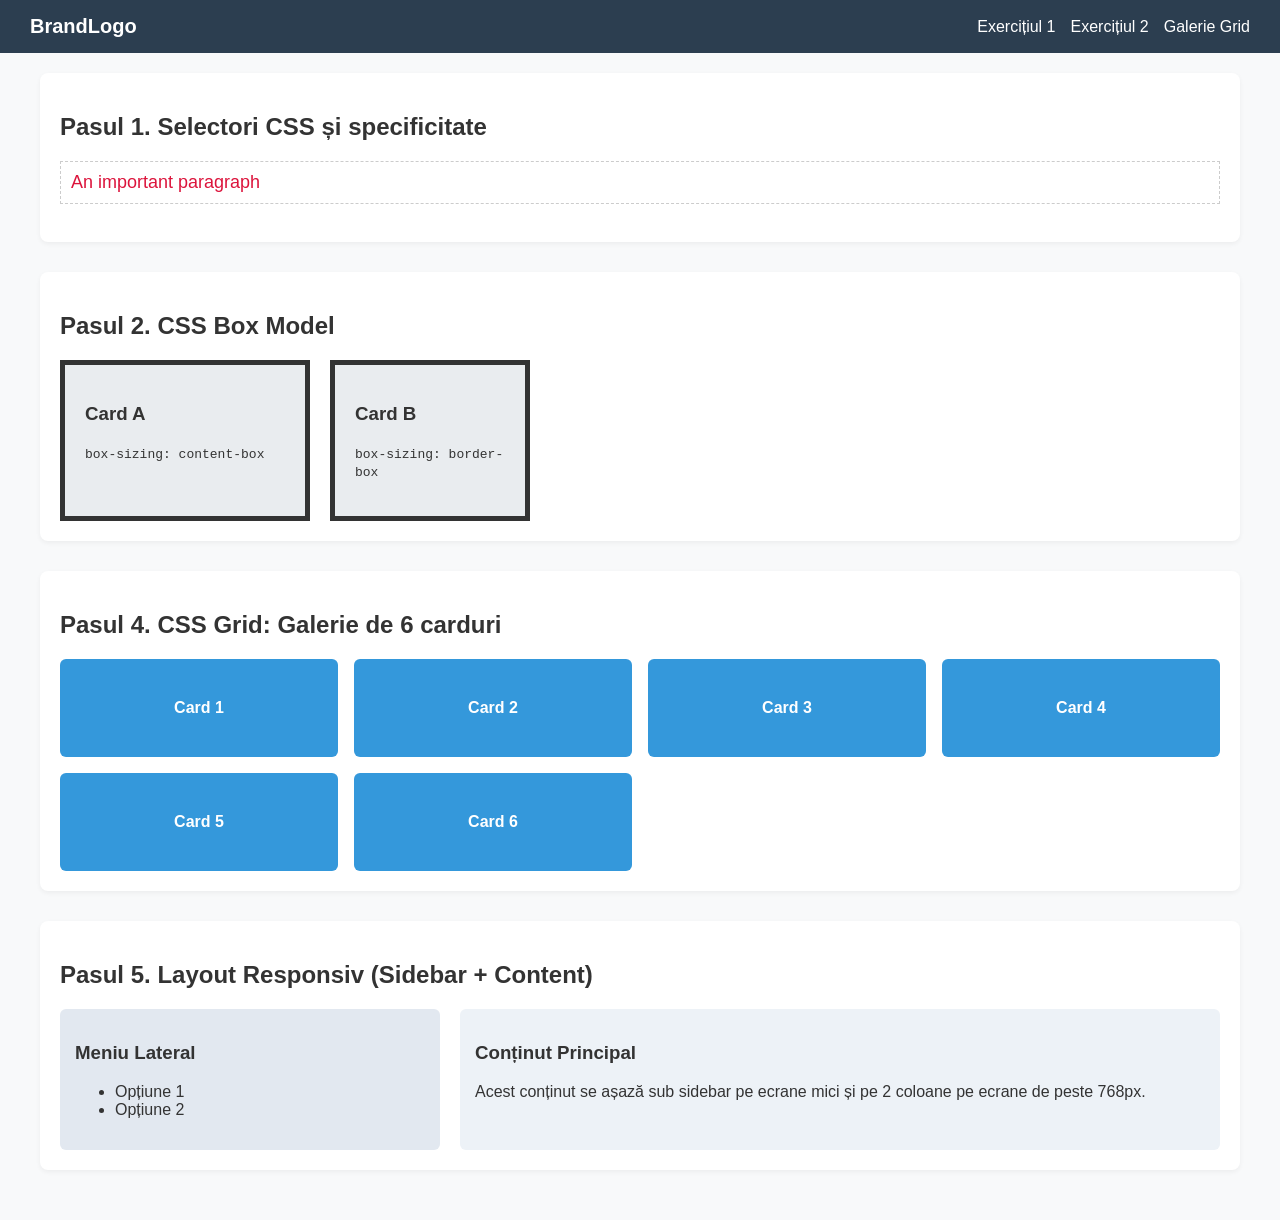
<file: lab3/index.html>
<!DOCTYPE html>
<html lang="ro">
<head>
    <meta charset="UTF-8">
    <meta name="viewport" content="width=device-width, initial-scale=1.0">
    <title>Laborator 3 - CSS & Responsive</title>
    <link rel="stylesheet" href="css/style.css">
</head>
<body>

    <!-- PASUL 3: Flexbox Navigation Bar -->
    <header>
        <nav class="navbar">
            <div class="brand">BrandLogo</div>
            <ul class="nav-links">
                <li><a href="#ex1">Exercițiul 1</a></li>
                <li><a href="#ex2">Exercițiul 2</a></li>
                <li><a href="#ex4">Galerie Grid</a></li>
            </ul>
        </nav>
    </header>

    <main>
        <!-- PASUL 1: CSS Selectors and Declarations -->
        <section id="ex1" class="section-box">
            <h2>Pasul 1. Selectori CSS și specificitate</h2>
            <p class="important">An important paragraph</p>
        </section>

        <!-- PASUL 2: CSS Box Model -->
        <section id="ex2" class="section-box">
            <h2>Pasul 2. CSS Box Model</h2>
            <div class="card-wrapper">
                <div class="card card-a">
                    <h3>Card A</h3>
                    <p><code>box-sizing: content-box</code></p>
                </div>
                <div class="card card-b">
                    <h3>Card B</h3>
                    <p><code>box-sizing: border-box</code></p>
                </div>
            </div>
        </section>

        <!-- PASUL 4: CSS Grid (Galerie 6 carduri) -->
        <section id="ex4" class="section-box">
            <h2>Pasul 4. CSS Grid: Galerie de 6 carduri</h2>
            <div class="gallery">
                <div class="gallery-card">Card 1</div>
                <div class="gallery-card">Card 2</div>
                <div class="gallery-card">Card 3</div>
                <div class="gallery-card">Card 4</div>
                <div class="gallery-card">Card 5</div>
                <div class="gallery-card">Card 6</div>
            </div>
        </section>

        <!-- PASUL 5: Responsive Layout (Sidebar + Main Content) -->
        <section class="section-box">
            <h2>Pasul 5. Layout Responsiv (Sidebar + Content)</h2>
            <div class="layout">
                <aside class="sidebar">
                    <h3>Meniu Lateral</h3>
                    <ul>
                        <li>Opțiune 1</li>
                        <li>Opțiune 2</li>
                    </ul>
                </aside>
                <article class="main-content">
                    <h3>Conținut Principal</h3>
                    <p>Acest conținut se așază sub sidebar pe ecrane mici și pe 2 coloane pe ecrane de peste 768px.</p>
                </article>
            </div>
        </section>
    </main>

</body>
</html>
</file>
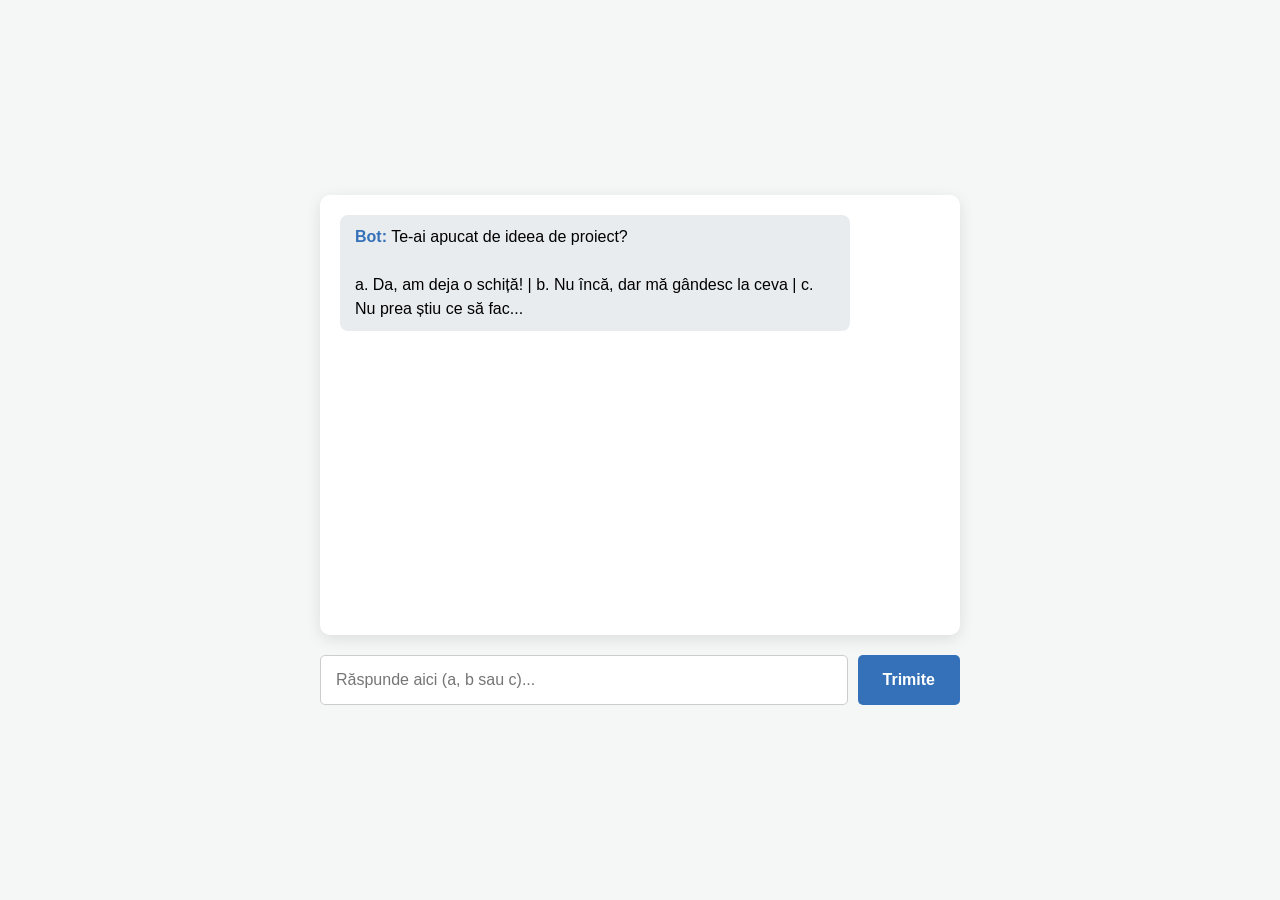
<file: HTML/chatbot.html>
<!DOCTYPE html>
<html lang="ro">
<head>
    <meta charset="UTF-8">
    <meta name="viewport" content="width=device-width, initial-scale=1.0">
    <title>Chatbot</title>
    <link rel="stylesheet" href="../CSS/chatbot_style.css">
</head>
<body>
    <div class="chat-container" id="chat-container"></div>
    
    <form id="chat-form">
        <input type="text" id="user-input" placeholder="Răspunde aici (a, b sau c)..." required>
        <button type="submit">Trimite</button>
    </form>
    
    <script src="../JS/chatbot_js.js"></script>
</body>
</html>
</file>
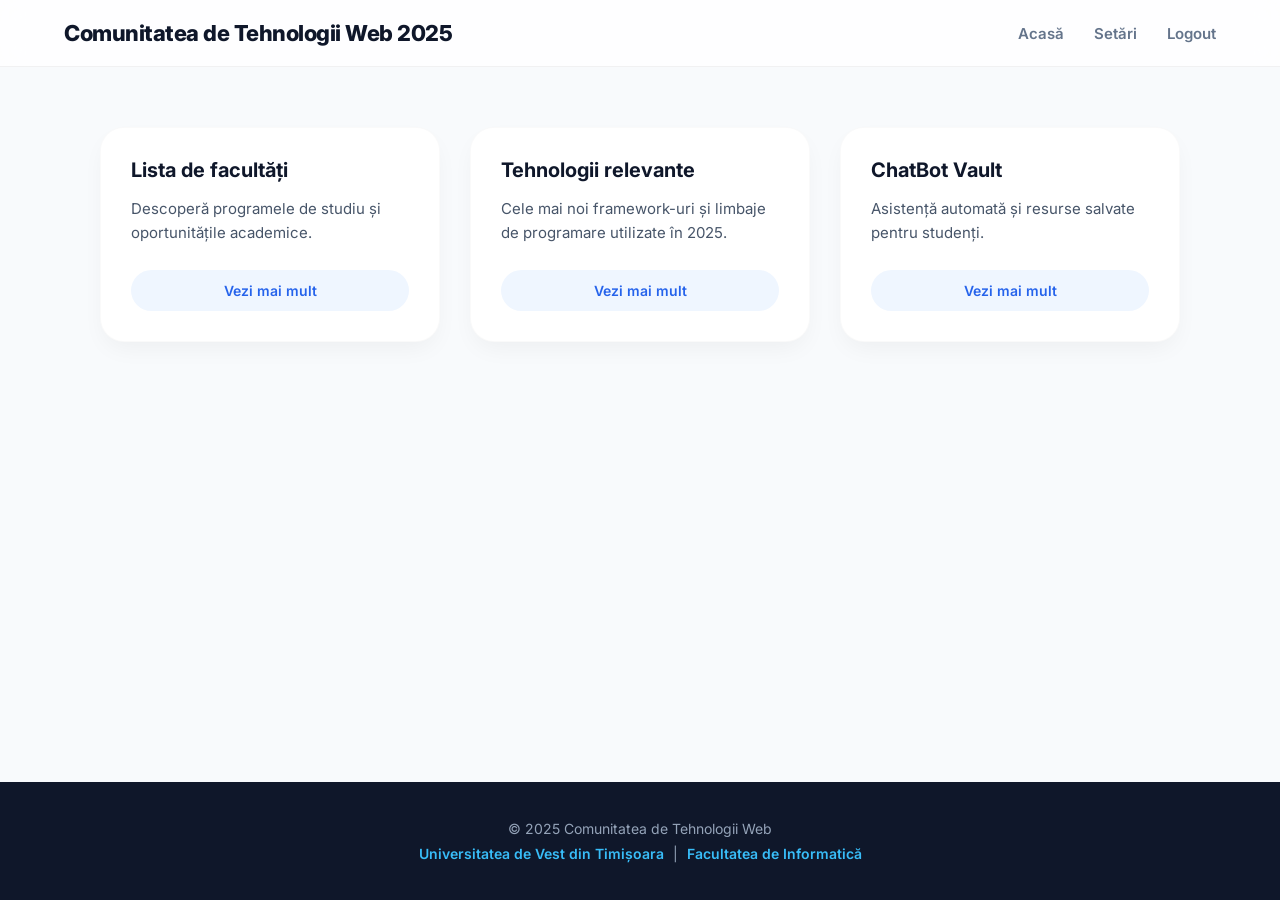
<file: HTML/home.html>
<!DOCTYPE html>
<html lang="ro">
<head>
    <meta charset="UTF-8">
    <meta name="viewport" content="width=device-width, initial-scale=1.0">
    <title>Acasă - Comunitatea TW</title>
    <link rel="stylesheet" href="../CSS/home_style.css">
</head>
<body>
    <header>
        <div class="container">
            <h1>Comunitatea de Tehnologii Web 2025</h1>
            <nav>
                <a href="#">Acasă</a>
                <a href="#">Setări</a>
                <a href="login.html">Logout</a>
            </nav>
        </div>
    </header>

    <main class="container">
        <section class="columns">
            <div class="column">
                <h2>Lista de facultăți</h2>
                <p>Descoperă programele de studiu și oportunitățile academice.</p>
                <a href="#" class="btn">Vezi mai mult</a>
            </div>
            
            <div class="column">
                <h2>Tehnologii relevante</h2>
                <p>Cele mai noi framework-uri și limbaje de programare utilizate în 2025.</p>
                <a href="#" class="btn">Vezi mai mult</a>
            </div>

            <div class="column">
                <h2>ChatBot Vault</h2>
                <p>Asistență automată și resurse salvate pentru studenți.</p>
                <a href="chatbot.html" class="btn">Vezi mai mult</a>
            </div>
        </section>
    </main>

    <footer>
        <div class="container">
            <p>&copy; 2025 Comunitatea de Tehnologii Web</p>
            <p>
                <a href="https://www.uvt.ro">Universitatea de Vest din Timișoara</a> | 
                <a href="https://info.uvt.ro">Facultatea de Informatică</a>
            </p>
        </div>
    </footer>
</body>
</html>
</file>
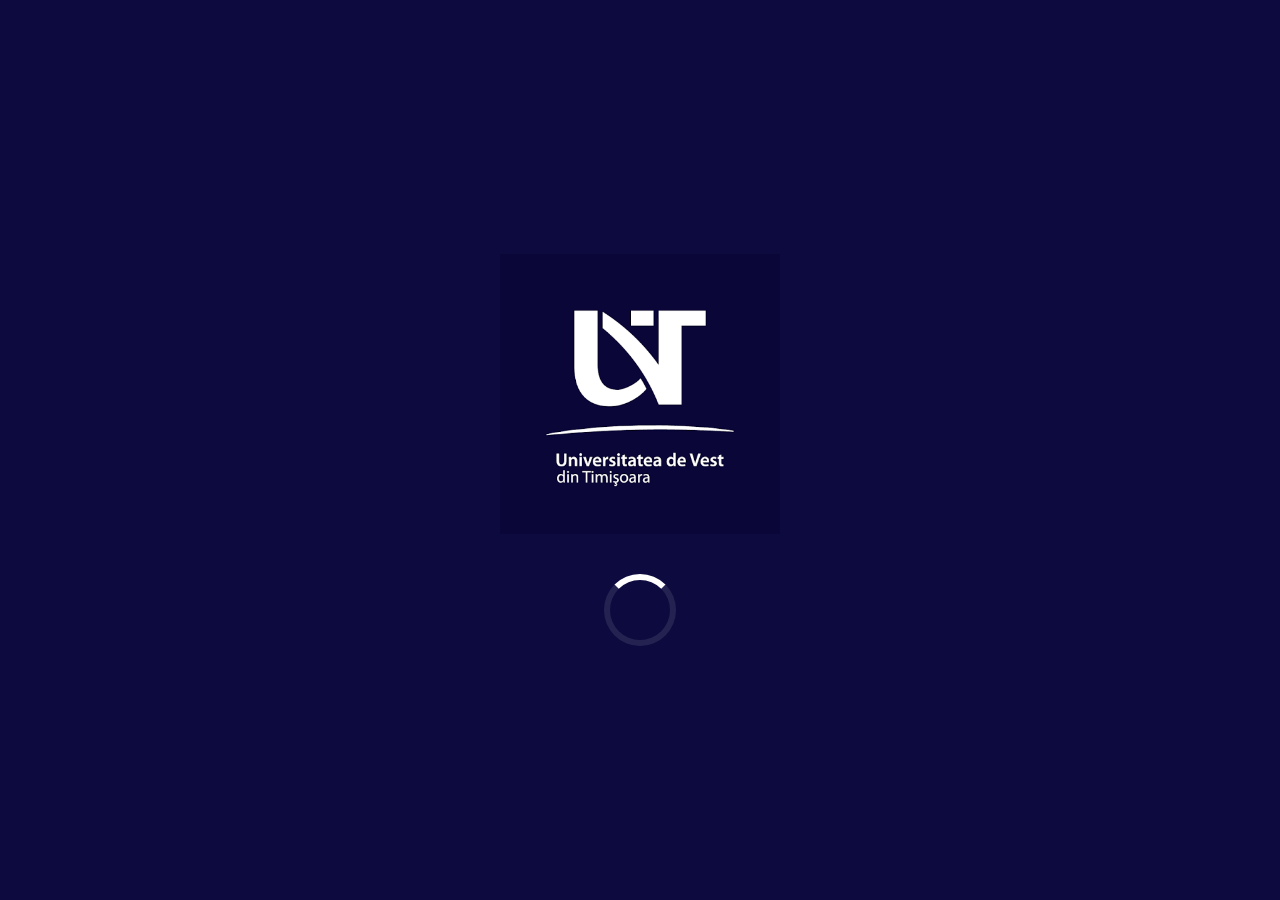
<file: HTML/loading.html>
<!DOCTYPE html>
<html lang="en">
<head>
    <meta charset="UTF-8">
    <meta name="viewport" content="width=device-width, initial-scale=1.0">
    <title>Loading Page - UVT</title>
    
    <meta http-equiv="refresh" content="3;url=login.html">
    <link rel="stylesheet" href="../CSS/style.css">
    <link rel="stylesheet" href="../CSS/loading_style.css">
</head>
<body>
    <div class="loading-container">
        
        <img src="../MEDIA/logo.png" alt="UVT Logo" class="logo">
        
        
        <div class="loader"></div>
    </div>
</body>
</html>
</file>
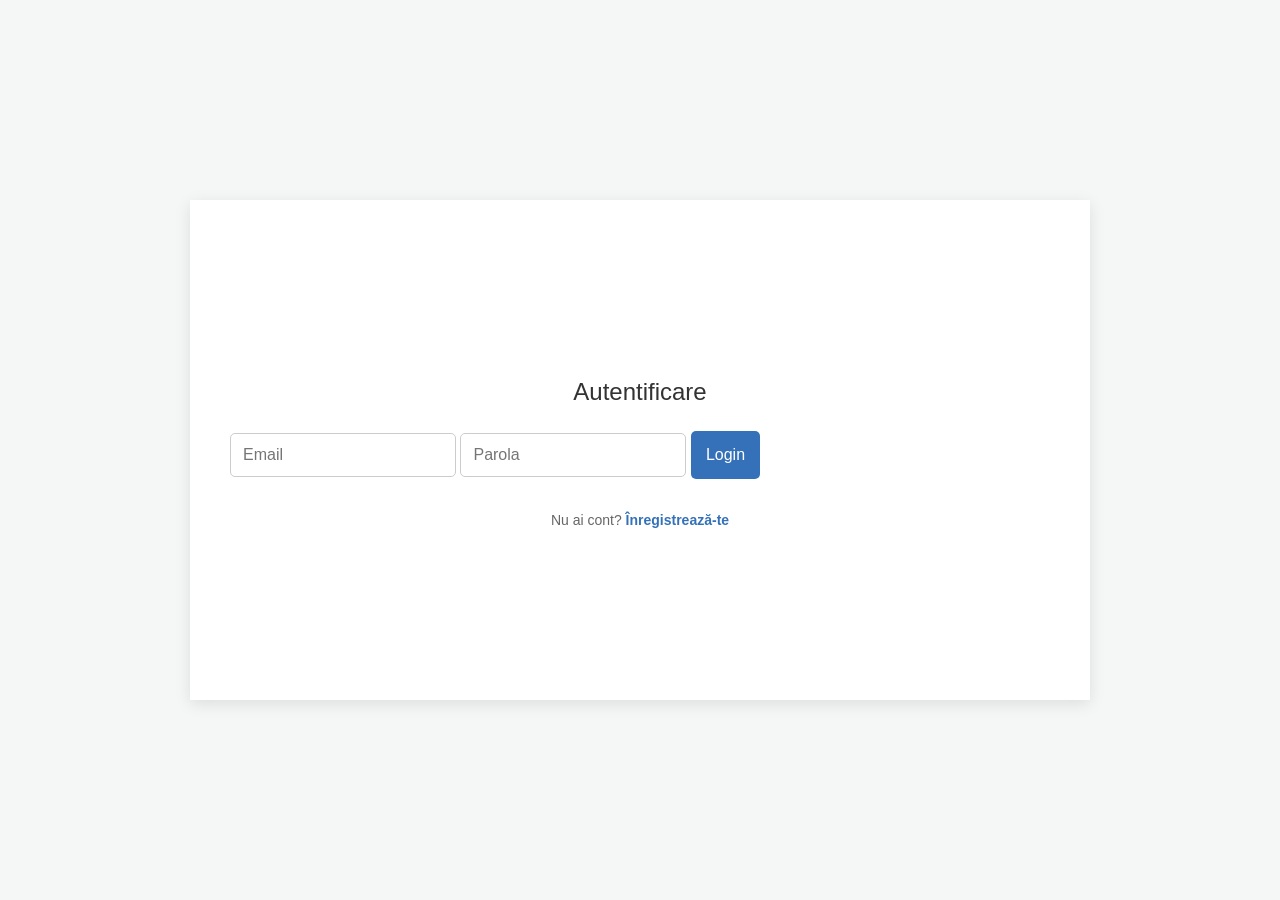
<file: HTML/login.html>
<!DOCTYPE html>
<html lang="ro">
<head>
    <meta charset="UTF-8">
    <meta name="viewport" content="width=device-width, initial-scale=1.0">
    <title>Login Page</title>
    <link rel="stylesheet" href="../CSS/style.css">
    <link rel="stylesheet" href="../CSS/login_style.css">
</head>
<body>
    <div class="login-container">
        <div class="login-form">
            <h2>Autentificare</h2>
            
            <form id="loginForm">
                <input type="email" id="email" placeholder="Email" required>
                <input type="password" id="password" placeholder="Parola" required>
                <button type="submit">Login</button>
            </form>
            
            <p class="register-text">
                Nu ai cont? <a href="register.html">Înregistrează-te</a>
            </p>
        </div>
    </div>
    
    <script src="../JS/login_js.js"></script>
</body>
</html>
</file>
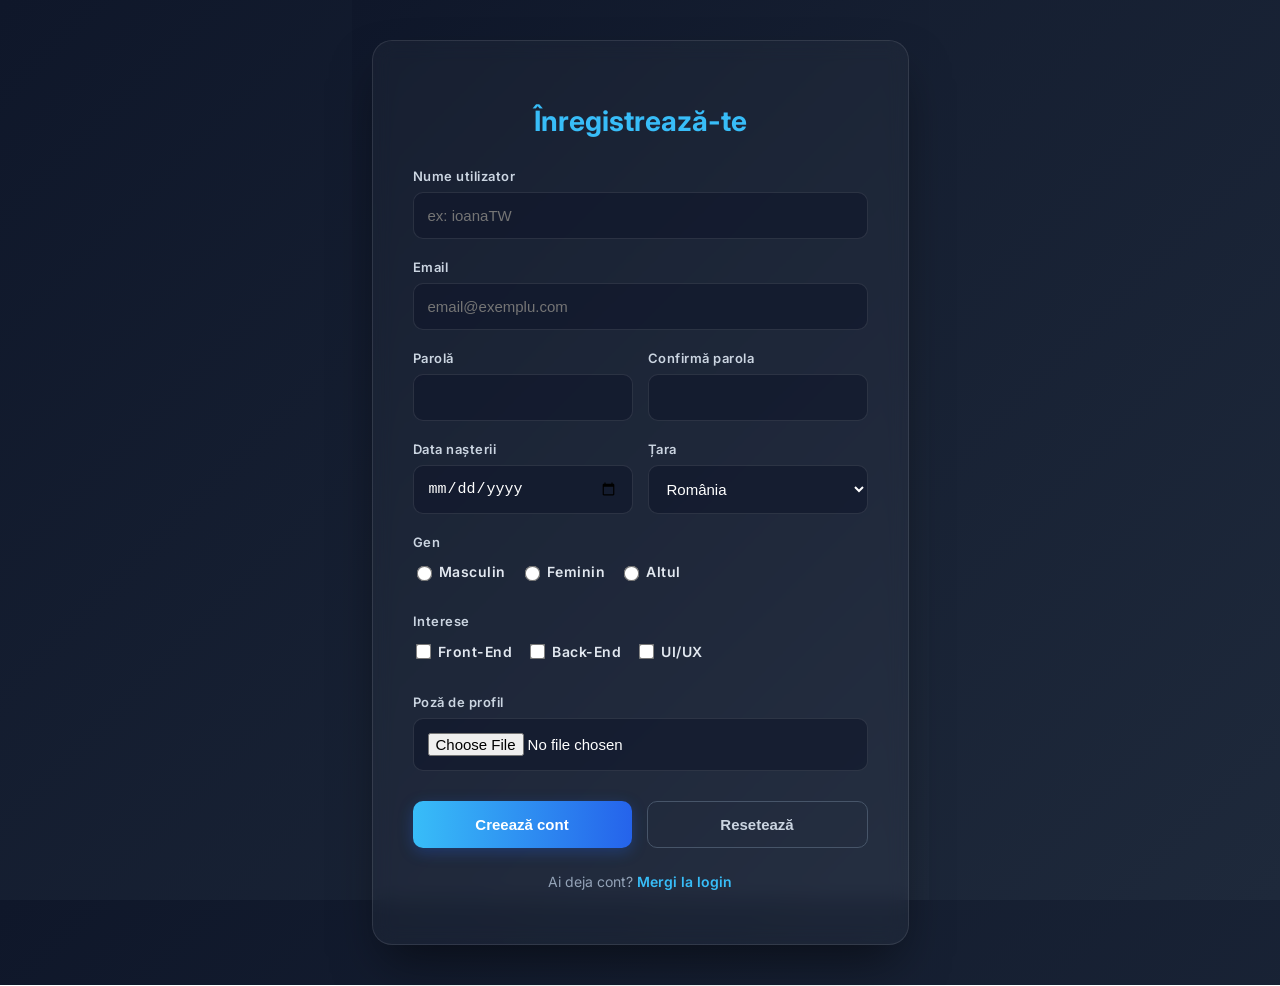
<file: HTML/register.html>
<!DOCTYPE html>
<html lang="ro">
<head>
    <meta charset="UTF-8">
    <meta name="viewport" content="width=device-width, initial-scale=1.0">
    <title>Înregistrare</title>
    <link rel="stylesheet" href="../CSS/style.css">
    <link rel="stylesheet" href="../CSS/register_style.css">
</head>
<body>
    <main class="page">
        <section class="card">
            <h1>Înregistrează-te</h1>
            <form class="register-form" action="#" method="post" enctype="multipart/form-data">
                <div class="row">
                    <label for="username">Nume utilizator</label>
                    <input type="text" name="username" id="username" placeholder="ex: ioanaTW" required>
                </div>

                <div class="row">
                    <label for="email">Email</label>
                    <input type="email" name="email" id="email" placeholder="email@exemplu.com" required>
                </div>

                <div class="row two-col">
                    <div>
                        <label for="password">Parolă</label>
                        <input type="password" name="password" id="password" required>
                    </div>
                    <div>
                        <label for="confirm_password">Confirmă parola</label>
                        <input type="password" name="confirm_password" id="confirm_password" required>
                    </div>
                </div>

                <div class="row two-col">
                    <div>
                        <label for="dob">Data nașterii</label>
                        <input type="date" name="dob" id="dob">
                    </div>
                    <div>
                        <label for="country">Țara</label>
                        <select name="country" id="country">
                            <option value="ro">România</option>
                            <option value="uk">Marea Britanie</option>
                            <option value="other">Alta</option>
                        </select>
                    </div>
                </div>

                <div class="row">
                    <label>Gen</label>
                    <div class="checkbox-grid">
                        <label><input type="radio" name="gender" value="m"> Masculin</label>
                        <label><input type="radio" name="gender" value="f"> Feminin</label>
                        <label><input type="radio" name="gender" value="o"> Altul</label>
                    </div>
                </div>

                <div class="row">
                    <label>Interese</label>
                    <div class="checkbox-grid">
                        <label><input type="checkbox" name="interests" value="frontend"> Front-End</label>
                        <label><input type="checkbox" name="interests" value="backend"> Back-End</label>
                        <label><input type="checkbox" name="interests" value="uiux"> UI/UX</label>
                    </div>
                </div>

                <div class="row">
                    <label for="profile_pic">Poză de profil</label>
                    <input type="file" name="profile_pic" id="profile_pic">
                </div>

                <div class="actions">
                    <button type="submit" class="btn primary">Creează cont</button>
                    <button type="reset" class="btn ghost">Resetează</button>
                </div>

                <p class="login-link">Ai deja cont? <a href="login.html">Mergi la login</a></p>
            </form>
        </section>
    </main>
</body>
</html>
</file>
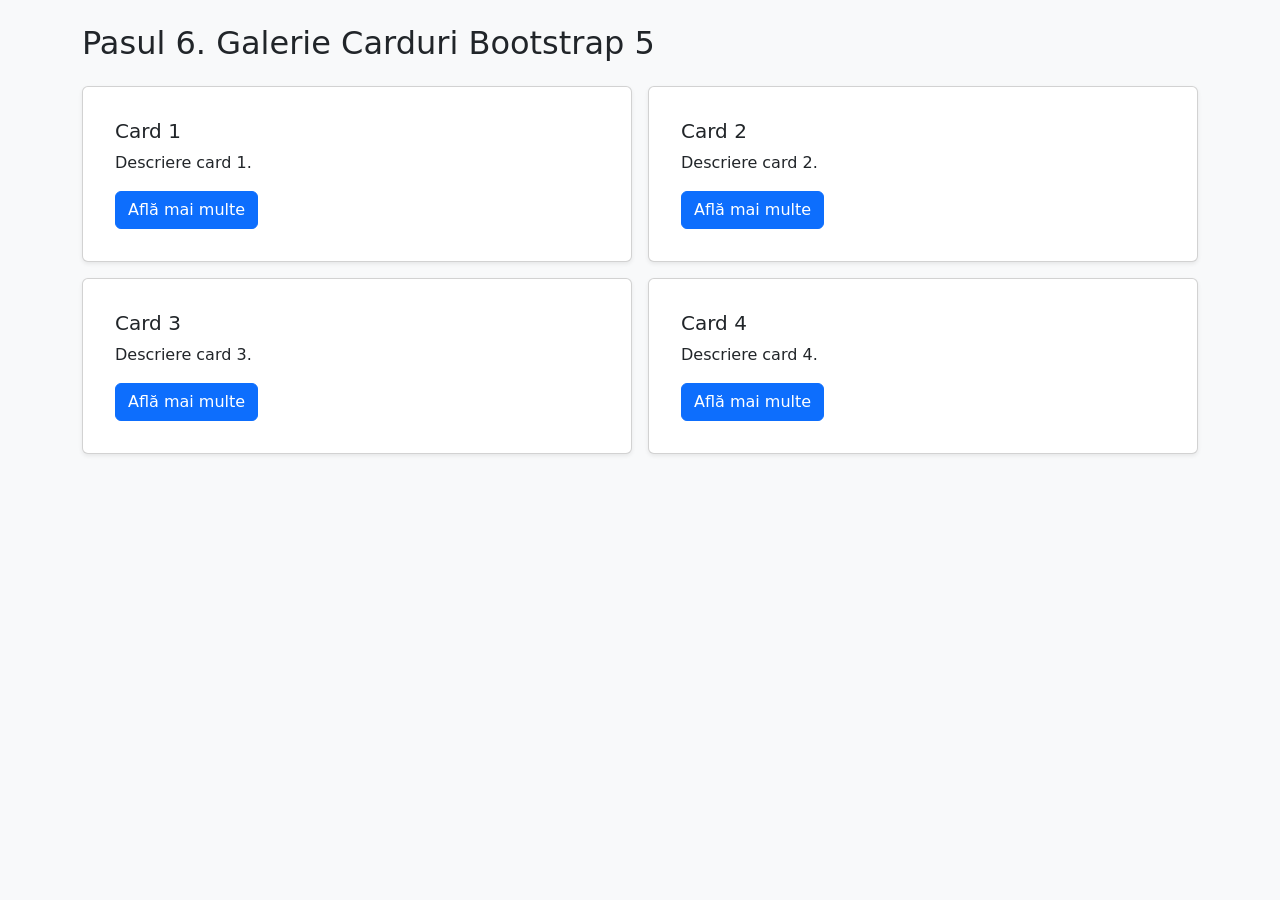
<file: lab3/boostrap-gallery.html>
<!DOCTYPE html>
<html lang="ro">
<head>
    <meta charset="UTF-8">
    <meta name="viewport" content="width=device-width, initial-scale=1.0">
    <title>Pasul 6 - Galerie Bootstrap 5</title>
    <!-- CSS Bootstrap 5 -->
    <link href="https://cdn.jsdelivr.net/npm/bootstrap@5.3.3/dist/css/bootstrap.min.css" rel="stylesheet">
</head>
<body class="bg-light p-4">

    <div class="container">
        <h2 class="mb-4">Pasul 6. Galerie Carduri Bootstrap 5</h2>
        <div class="row g-3">
            <div class="col-12 col-md-6">
                <div class="card p-3 shadow-sm">
                    <div class="card-body">
                        <h5 class="card-title">Card 1</h5>
                        <p class="card-text">Descriere card 1.</p>
                        <a href="#" class="btn btn-primary">Află mai multe</a>
                    </div>
                </div>
            </div>
            <div class="col-12 col-md-6">
                <div class="card p-3 shadow-sm">
                    <div class="card-body">
                        <h5 class="card-title">Card 2</h5>
                        <p class="card-text">Descriere card 2.</p>
                        <a href="#" class="btn btn-primary">Află mai multe</a>
                    </div>
                </div>
            </div>
            <div class="col-12 col-md-6">
                <div class="card p-3 shadow-sm">
                    <div class="card-body">
                        <h5 class="card-title">Card 3</h5>
                        <p class="card-text">Descriere card 3.</p>
                        <a href="#" class="btn btn-primary">Află mai multe</a>
                    </div>
                </div>
            </div>
            <div class="col-12 col-md-6">
                <div class="card p-3 shadow-sm">
                    <div class="card-body">
                        <h5 class="card-title">Card 4</h5>
                        <p class="card-text">Descriere card 4.</p>
                        <a href="#" class="btn btn-primary">Află mai multe</a>
                    </div>
                </div>
            </div>
        </div>
    </div>

</body>
</html>
</file>
<file: lab3/css/style.css>
/* Stilizări generale */
body {
    font-family: Arial, sans-serif;
    margin: 0;
    padding: 0;
    background-color: #f8f9fa;
    color: #333;
}

main {
    padding: 20px;
    max-width: 1200px;
    margin: 0 auto;
}

.section-box {
    background: #ffffff;
    padding: 20px;
    margin-bottom: 30px;
    border-radius: 8px;
    box-shadow: 0 2px 5px rgba(0,0,0,0.05);
}

/* PASUL 1: CSS Selectors & Cascading Rules */
/* Regula 1 */
p.important {
    color: blue;
    font-size: 18px;
    padding: 10px;
    border: 1px dashed #ccc;
}

/* Regula 2 (Concurență) - Aceasta va câștiga deoarece este scrisă ulterior în CSS */
p.important {
    color: crimson;
}

/* PASUL 2: CSS Box Model */
.card-wrapper {
    display: flex;
    gap: 20px;
    flex-wrap: wrap;
}

.card {
    width: 200px;
    padding: 20px;
    border: 5px solid #333;
    background-color: #e9ecef;
}

.card-a {
    box-sizing: content-box;
}

.card-b {
    box-sizing: border-box;
}

/* PASUL 3: Flexbox Navigation Bar */
.navbar {
    display: flex;
    justify-content: space-between;
    align-items: center;
    gap: 1rem;
    background-color: #2c3e50;
    padding: 15px 30px;
}

.navbar .brand {
    color: #ffffff;
    font-size: 1.25rem;
    font-weight: bold;
}

.nav-links {
    display: flex;
    list-style: none;
    margin: 0;
    padding: 0;
    gap: 15px;
}

.nav-links a {
    color: #ffffff;
    text-decoration: none;
}

.nav-links a:hover {
    text-decoration: underline;
}

/* PASUL 4: CSS Grid Galerie 6 carduri */
.gallery {
    display: grid;
    grid-template-columns: repeat(auto-fit, minmax(min(100%, 240px), 1fr));
    gap: 1rem;
}

.gallery-card {
    background: #3498db;
    color: white;
    padding: 40px 20px;
    text-align: center;
    border-radius: 6px;
    font-weight: bold;
}

/* PASUL 5: Responsive Layout (Sidebar + Content) */
.layout {
    display: grid;
    grid-template-columns: 1fr;
    gap: 20px;
}

.sidebar {
    background-color: #e2e8f0;
    padding: 15px;
    border-radius: 6px;
}

.main-content {
    background-color: #edf2f7;
    padding: 15px;
    border-radius: 6px;
}

@media (min-width: 768px) {
    .layout {
        grid-template-columns: 1fr 2fr;
    }
}
</file>
<file: CSS/chatbot_style.css>
body {
    background-color: #f4f7f6;
    display: flex;
    justify-content: center;
    align-items: center;
    height: 100vh;
    margin: 0;
    flex-direction: column;
    font-family: Arial, sans-serif;
}

.chat-container {
    max-width: 600px;
    width: 90%;
    height: 400px;
    padding: 20px;
    background-color: #ffffff;
    border-radius: 10px;
    box-shadow: 0px 4px 15px rgba(0, 0, 0, 0.1);
    margin-bottom: 20px;
    overflow-y: auto;
    display: flex;
    flex-direction: column;
}

.message {
    margin-bottom: 15px;
    padding: 10px 15px;
    border-radius: 8px;
    background-color: #e9ecef;
    line-height: 1.5;
    align-self: flex-start;
    max-width: 80%;
}

.message strong {
    color: #3471B8;
}

#chat-form {
    display: flex;
    width: 90%;
    max-width: 640px; /* Aliniat cu lățimea containerului + padding */
    gap: 10px;
}

#user-input {
    flex: 1;
    padding: 15px;
    border: 1px solid #cccccc;
    border-radius: 5px;
    font-size: 16px;
    outline: none;
}

#user-input:focus {
    border-color: #3471B8;
}

#chat-form button {
    padding: 0 25px;
    background-color: #3471B8;
    color: white;
    border: none;
    border-radius: 5px;
    font-size: 16px;
    cursor: pointer;
    font-weight: bold;
    transition: background-color 0.3s;
}

#chat-form button:hover {
    background-color: #024A76;
}
</file>
<file: CSS/home_style.css>
@import url('https://fonts.googleapis.com/css2?family=Inter:wght@300;400;600;800&display=swap');

* {
    box-sizing: border-box;
    margin: 0;
    padding: 0;
}

html, body {
    height: 100%;
    font-family: 'Inter', sans-serif;
    background-color: #f8fafc;
    color: #334155;
    display: flex;
    flex-direction: column;
}

.container {
    width: 90%;
    max-width: 1200px;
    margin: 0 auto;
}

main {
    flex: 1;
    padding: 60px 0;
}


header {
    background: rgba(255, 255, 255, 0.8);
    backdrop-filter: blur(12px);
    border-bottom: 1px solid rgba(0, 0, 0, 0.05);
    position: sticky;
    top: 0;
    z-index: 100;
    padding: 20px 0;
}

header .container {
    display: flex;
    justify-content: space-between;
    align-items: center;
}

header h1 {
    font-size: 22px;
    font-weight: 800;
    color: #0f172a;
    letter-spacing: -0.5px;
}

header nav {
    display: flex;
    gap: 30px;
}

header nav a {
    color: #64748b;
    text-decoration: none;
    font-weight: 600;
    font-size: 15px;
    transition: color 0.3s ease;
}

header nav a:hover { 
    color: #3b82f6; 
}


.columns {
    display: flex;
    gap: 30px;
    flex-wrap: wrap;
    justify-content: center;
}

.column {
    background-color: #ffffff;
    padding: 30px;
    border-radius: 24px; /* Colțuri mai rotunjite */
    width: 340px;
    box-shadow: 0 10px 25px -5px rgba(0, 0, 0, 0.05);
    border: 1px solid rgba(0,0,0,0.02);
    display: flex;
    flex-direction: column;
    transition: transform 0.3s ease, box-shadow 0.3s ease;
}


.column:hover {
    transform: translateY(-8px);
    box-shadow: 0 20px 40px -10px rgba(0, 0, 0, 0.1);
}

.column h2 {
    margin-bottom: 15px;
    color: #0f172a;
    font-size: 20px;
    font-weight: 700;
}

.column p {
    margin-bottom: 25px;
    font-size: 15px;
    line-height: 1.6;
    color: #475569;
    flex-grow: 1;
}

.btn {
    display: inline-block;
    padding: 12px 24px;
    border-radius: 50px;
    background-color: #eff6ff;
    color: #2563eb;
    text-decoration: none;
    text-align: center;
    font-weight: 600;
    font-size: 14px;
    transition: all 0.3s ease;
}

.btn:hover {
    background-color: #3b82f6;
    color: #ffffff;
    box-shadow: 0 4px 12px rgba(59, 130, 246, 0.3);
}

footer {
    background-color: #0f172a;
    color: #94a3b8;
    text-align: center;
    padding: 30px 0;
    font-size: 14px;
}

footer a {
    color: #38bdf8;
    text-decoration: none;
    font-weight: 600;
    margin: 0 5px;
    transition: color 0.3s ease;
}

footer a:hover {
    color: #ffffff;
}

footer p {
    margin: 8px 0;
}


@media (max-width: 900px) {
    header .container {
        flex-direction: column;
        gap: 15px;
    }
}

@media (max-width: 750px) {
    main { padding: 40px 20px; }
    
    .columns {
        flex-direction: column;
        align-items: center;
    }
    
    .column { 
        width: 100%;
        max-width: 400px;
    }
}
</file>
<file: CSS/style.css>
body {
    margin: 0;
    padding: 0;
    display: flex;
    justify-content: center;
    align-items: center;
    height: 100vh;
    font-family: Arial, sans-serif;
}
</file>
<file: CSS/loading_style.css>
body {
    
    background-color: #0c0a3e; 
    margin: 0;
    padding: 0;
    display: flex;
    justify-content: center;
    align-items: center;
    height: 100vh;
}

.loading-container {
    display: flex;
    flex-direction: column; 
    align-items: center;    
}

.logo {
    width: 280px; 
    height: auto;
    margin-bottom: 40px; 
}


.loader {
    border: 6px solid rgba(255, 255, 255, 0.1); 
    border-top: 6px solid #ffffff; 
    border-radius: 50%;
    width: 60px;
    height: 60px;
    animation: spin 1.2s linear infinite;
}


@keyframes spin {
    0% { transform: rotate(0deg); }
    100% { transform: rotate(360deg); }
}

@media (max-width: 400px) {
    .logo {
        width: 200px;
    }
}
</file>
<file: CSS/login_style.css>
body {
    background-color: #f4f7f6;
}

.login-container {
    display: flex;
    width: 80%;
    max-width: 900px;
    height: 500px;
    min-height: 400px;
    background-color: #ffffff;
    box-shadow: 0px 4px 15px rgba(0, 0, 0, 0.1); 
}

.login-image {
    flex: 1;
    display: flex;
    justify-content: center;
    align-items: center;
    overflow: hidden;
}

.login-image img {
    width: 70%;
    height: 100%;
    object-fit: cover;
}

.separator {
    width: 5px;
    background-color: #3471B8; 
}

.login-form {
    flex: 1;
    display: flex;
    flex-direction: column;
    justify-content: center;
    margin-left: 0;
    padding: 40px;
    color: #333333;
}

.login-form h2 {
    margin-bottom: 25px;
    text-align: center;
    font-weight: normal;
}

.login-form input {
    padding: 12px;
    margin-bottom: 15px;
    border: 1px solid #cccccc;
    border-radius: 5px;
    font-size: 16px;
}

.login-form input:focus {
    outline: 1px solid blue;
}

.login-form input:hover {
    transform: scale(1.02);
    transition: all 0.1s ease-in-out;
}

.login-form button {
    padding: 15px;
    background-color: #3471B8;
    border: none;
    border-radius: 5px;
    color: white;
    font-size: 16px;
    cursor: pointer;
    transition: background 0.3s;
}

.login-form button:hover {
    background-color: #024A76;
}

.register-text {
    margin-top: 20px;
    text-align: center;
    font-size: 14px;
    color: #666666;
}

.register-text a {
    color: #3471B8;
    text-decoration: none;
    font-weight: bold;
    transition: color 0.3s;
}

.register-text a:hover {
    color: #024A76;
}

@media (max-width: 768px) {
    .login-container {
        flex-direction: column;
        width: 90%;
        height: auto;
    }
    
    .login-image {
        display: none; 
    }
    
    .separator {
        display: none; 
    }
    
    .login-form {
        padding: 30px 20px;
    }
}
</file>
<file: CSS/register_style.css>
@import url('https://fonts.googleapis.com/css2?family=Inter:wght@300;400;600;700&display=swap');

html, body {
    margin: 0;
    padding: 0;
    min-height: 100vh;
    font-family: 'Inter', sans-serif;
    background: linear-gradient(135deg, #0f172a 0%, #1e293b 100%);
    color: #f8fafc;
    display: flex;
    justify-content: center;
    align-items: flex-start; 
}

.page {
    width: 100%;
    display: flex;
    justify-content: center;
    padding: 40px 20px;
    box-sizing: border-box;
    margin: auto; 
}

.card {
    max-width: 550px;
    width: 100%;
    background: rgba(255, 255, 255, 0.03);
    backdrop-filter: blur(10px);
    border: 1px solid rgba(255, 255, 255, 0.1);
    padding: 40px;
    border-radius: 20px;
    box-shadow: 0 25px 50px -12px rgba(0, 0, 0, 0.5);
}

.card h1 {
    text-align: center;
    margin-bottom: 30px;
    font-weight: 700;
    font-size: 28px;
    color: #38bdf8; 
}

.row {
    margin-bottom: 20px;
}

.row label {
    display: block;
    margin-bottom: 8px;
    font-weight: 600;
    font-size: 13px;
    color: #cbd5e1;
    letter-spacing: 0.5px;
}

input:not([type="radio"]):not([type="checkbox"]), select, textarea {
    width: 100%;
    border-radius: 10px;
    border: 1px solid rgba(255, 255, 255, 0.1);
    background: rgba(15, 23, 42, 0.6);
    color: #ffffff;
    font-size: 15px;
    padding: 14px;
    box-sizing: border-box;
    transition: all 0.3s ease;
    outline: none;
}

input:not([type="radio"]):not([type="checkbox"]):focus, select:focus {
    border-color: #38bdf8;
    box-shadow: 0 0 0 4px rgba(56, 189, 248, 0.15);
}

.two-col {
    display: flex;
    gap: 15px;
}

.two-col > div {
    flex: 1;
}

.checkbox-grid {
    display: flex;
    gap: 15px;
    flex-wrap: wrap;
    padding: 5px 0;
}

input[type="radio"], input[type="checkbox"] {
    accent-color: #38bdf8;
    transform: scale(1.2);
    margin-right: 8px;
    cursor: pointer;
}

.checkbox-grid label {
    display: flex;
    align-items: center;
    font-size: 14px;
    color: #e2e8f0;
    cursor: pointer;
}

.actions {
    display: flex;
    gap: 15px;
    margin-top: 30px;
}

.btn {
    flex: 1;
    padding: 14px;
    border: none;
    border-radius: 10px;
    cursor: pointer;
    font-weight: 600;
    font-size: 15px;
    transition: transform 0.2s ease, box-shadow 0.2s ease;
}

.btn.primary {
    background: linear-gradient(to right, #38bdf8, #2563eb);
    color: white;
    box-shadow: 0 4px 15px rgba(37, 99, 235, 0.3);
}

.btn.primary:hover {
    transform: translateY(-2px);
    box-shadow: 0 8px 25px rgba(37, 99, 235, 0.5);
}

.btn.ghost {
    background: transparent;
    color: #cbd5e1;
    border: 1px solid #475569;
}

.btn.ghost:hover {
    background: rgba(255, 255, 255, 0.05);
    color: white;
}

.login-link {
    text-align: center;
    margin-top: 25px;
    font-size: 14px;
    color: #94a3b8;
}

.login-link a {
    color: #38bdf8;
    text-decoration: none;
    font-weight: 600;
    transition: color 0.3s;
}

.login-link a:hover {
    color: #818cf8;
}

@media (max-width: 600px) {
    .two-col {
        flex-direction: column;
        gap: 0;
    }
    .actions {
        flex-direction: column;
    }
}
</file>
